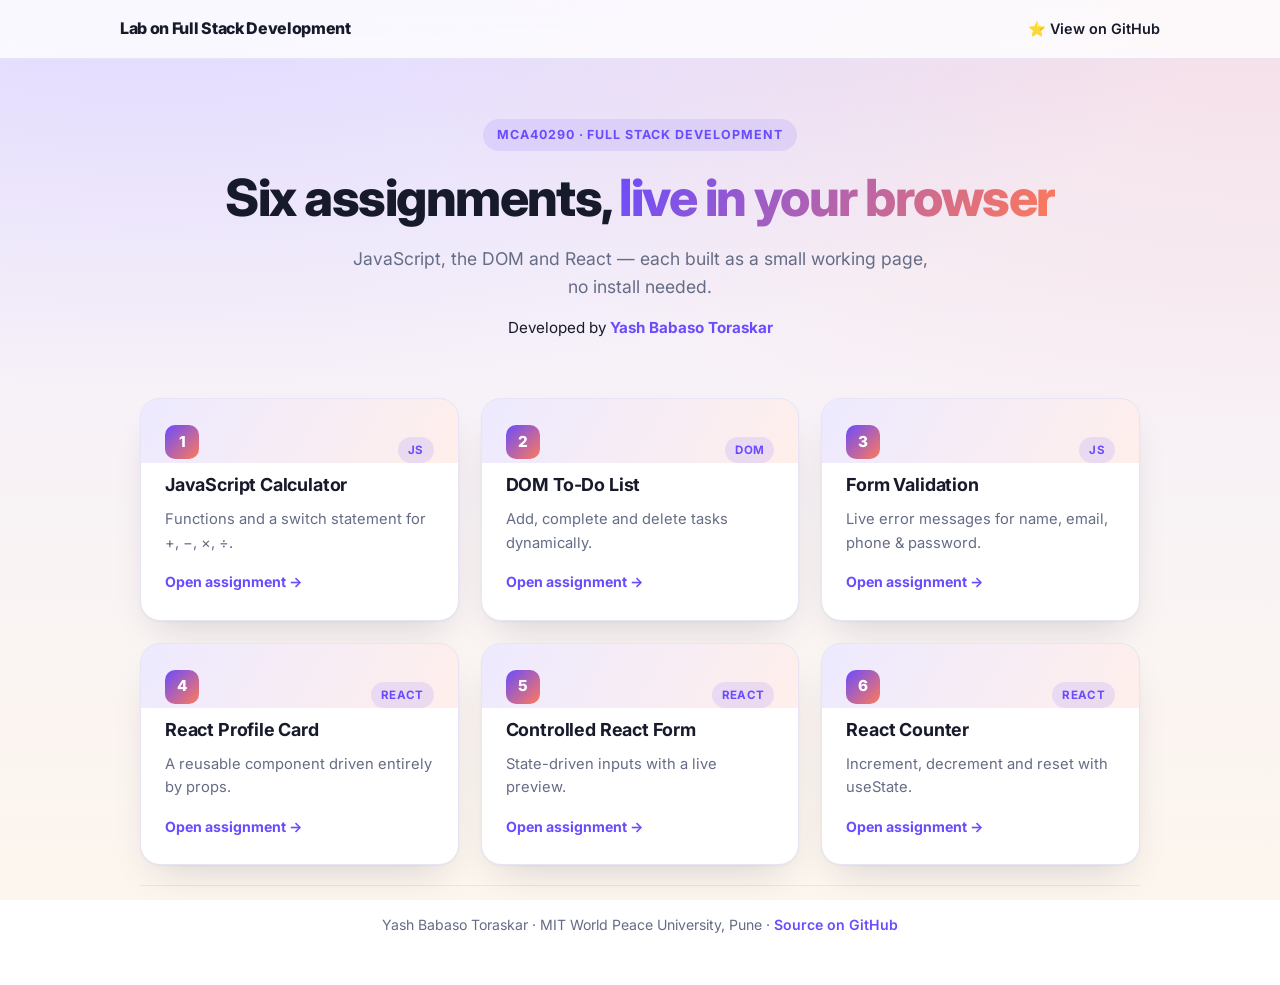
<file: index.html>
<!doctype html>
<html lang="en">
<head>
<meta charset="utf-8">
<meta name="viewport" content="width=device-width,initial-scale=1">
<title>Full Stack Development Lab | MCA40290</title>
<meta name="description" content="Six front-end lab assignments for MCA40290 — JavaScript, the DOM and React.">
<link rel="preconnect" href="https://fonts.googleapis.com">
<link rel="preconnect" href="https://fonts.gstatic.com" crossorigin>
<link href="https://fonts.googleapis.com/css2?family=Inter:wght@400;500;600;700;800&display=swap" rel="stylesheet">
<link rel="stylesheet" href="style.css">
</head>
<body>
  <div class="bar">
    <div class="wrap top">
      <b>Lab on Full Stack Development</b>
      <a class="gh" href="https://github.com/yashrajbtoraskar-web/fsd-assign" target="_blank" rel="noopener">
        ⭐ View on GitHub
      </a>
    </div>
  </div>

  <main>
    <div class="wrap head">
      <span class="eyebrow">MCA40290 · Full Stack Development</span>
      <h1>Six assignments, <span>live in your browser</span></h1>
      <p>JavaScript, the DOM and React — each built as a small working page, no install needed.</p>
      <p class="byline">Developed by <strong>Yash Babaso Toraskar</strong></p>
    </div>

    <div class="wrap">
      <div class="grid">
        <a class="card" href="assignment-1-javascript-calculator/index.html">
          <div class="num">1</div><span class="stack">JS</span>
          <b>JavaScript Calculator</b>
          <span class="desc">Functions and a switch statement for +, −, ×, ÷.</span>
          <span class="go">Open assignment →</span>
        </a>
        <a class="card" href="assignment-2-dom-todo-list/index.html">
          <div class="num">2</div><span class="stack">DOM</span>
          <b>DOM To-Do List</b>
          <span class="desc">Add, complete and delete tasks dynamically.</span>
          <span class="go">Open assignment →</span>
        </a>
        <a class="card" href="assignment-3-form-validation/index.html">
          <div class="num">3</div><span class="stack">JS</span>
          <b>Form Validation</b>
          <span class="desc">Live error messages for name, email, phone & password.</span>
          <span class="go">Open assignment →</span>
        </a>
        <a class="card" href="assignment-4-react-profile-card/index.html">
          <div class="num">4</div><span class="stack">React</span>
          <b>React Profile Card</b>
          <span class="desc">A reusable component driven entirely by props.</span>
          <span class="go">Open assignment →</span>
        </a>
        <a class="card" href="assignment-5-controlled-react-form/index.html">
          <div class="num">5</div><span class="stack">React</span>
          <b>Controlled React Form</b>
          <span class="desc">State-driven inputs with a live preview.</span>
          <span class="go">Open assignment →</span>
        </a>
        <a class="card" href="assignment-6-react-counter/index.html">
          <div class="num">6</div><span class="stack">React</span>
          <b>React Counter</b>
          <span class="desc">Increment, decrement and reset with useState.</span>
          <span class="go">Open assignment →</span>
        </a>
      </div>
    </div>
    <div class="wrap">
      <footer>
        Yash Babaso Toraskar · MIT World Peace University, Pune ·
        <a href="https://github.com/yashrajbtoraskar-web/fsd-assign" target="_blank" rel="noopener">Source on GitHub</a>
      </footer>
    </div>
  </main>
</body>
</html>
</file>
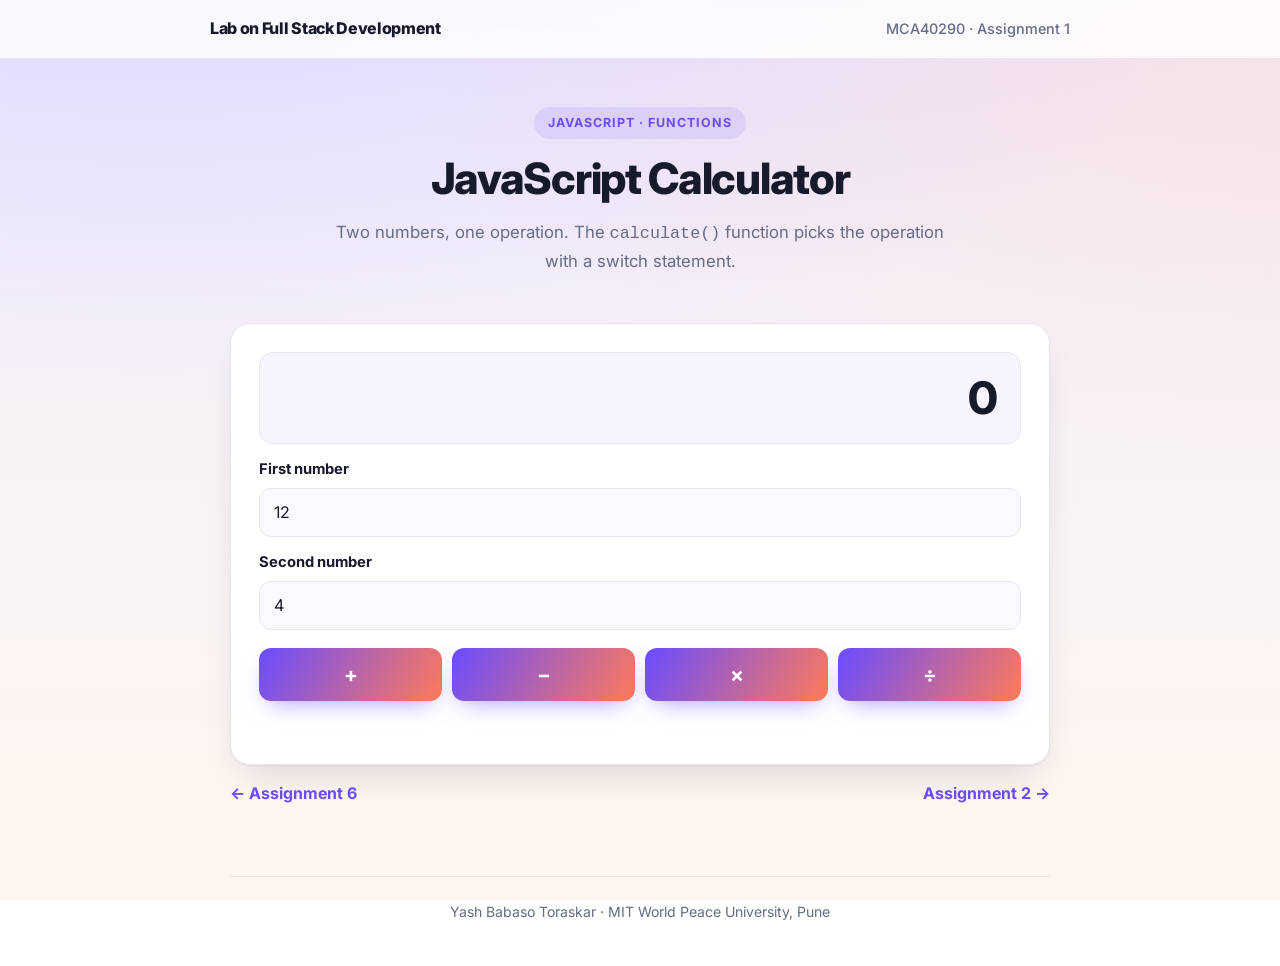
<file: assignment-1-javascript-calculator/index.html>
<!doctype html>
<html lang="en">
<head>
<meta charset="utf-8">
<meta name="viewport" content="width=device-width,initial-scale=1">
<title>JavaScript Calculator | MCA40290</title>
<link rel="preconnect" href="https://fonts.googleapis.com">
<link rel="preconnect" href="https://fonts.gstatic.com" crossorigin>
<link href="https://fonts.googleapis.com/css2?family=Inter:wght@400;500;600;700;800&display=swap" rel="stylesheet">
<link rel="stylesheet" href="style.css">
</head>
<body>
  <div class="bar"><div class="wrap top"><b>Lab on Full Stack Development</b><span class="code">MCA40290 · Assignment 1</span></div></div>
  <main class="wrap">
    <div class="head">
      <span class="eyebrow">JavaScript · Functions</span>
      <h1>JavaScript Calculator</h1>
      <p>Two numbers, one operation. The <code>calculate()</code> function picks the operation with a switch statement.</p>
    </div>
    <div class="panel">
      <div class="display" id="out" aria-live="polite">0</div>
      <label for="a">First number</label><input id="a" type="number" value="12">
      <label for="b">Second number</label><input id="b" type="number" value="4">
      <div class="ops">
        <button data-op="+" aria-label="Add">+</button>
        <button data-op="-" aria-label="Subtract">−</button>
        <button data-op="*" aria-label="Multiply">×</button>
        <button data-op="/" aria-label="Divide">÷</button>
      </div>
      <p class="err" id="e"></p>
    </div>
    <div class="nav"><a href="../assignment-6-react-counter/index.html">← Assignment 6</a><a href="../assignment-2-dom-todo-list/index.html">Assignment 2 →</a></div>
  </main>
  <div class="wrap"><footer>Yash Babaso Toraskar · MIT World Peace University, Pune</footer></div>
  <script src="script.js"></script>
</body>
</html>
</file>
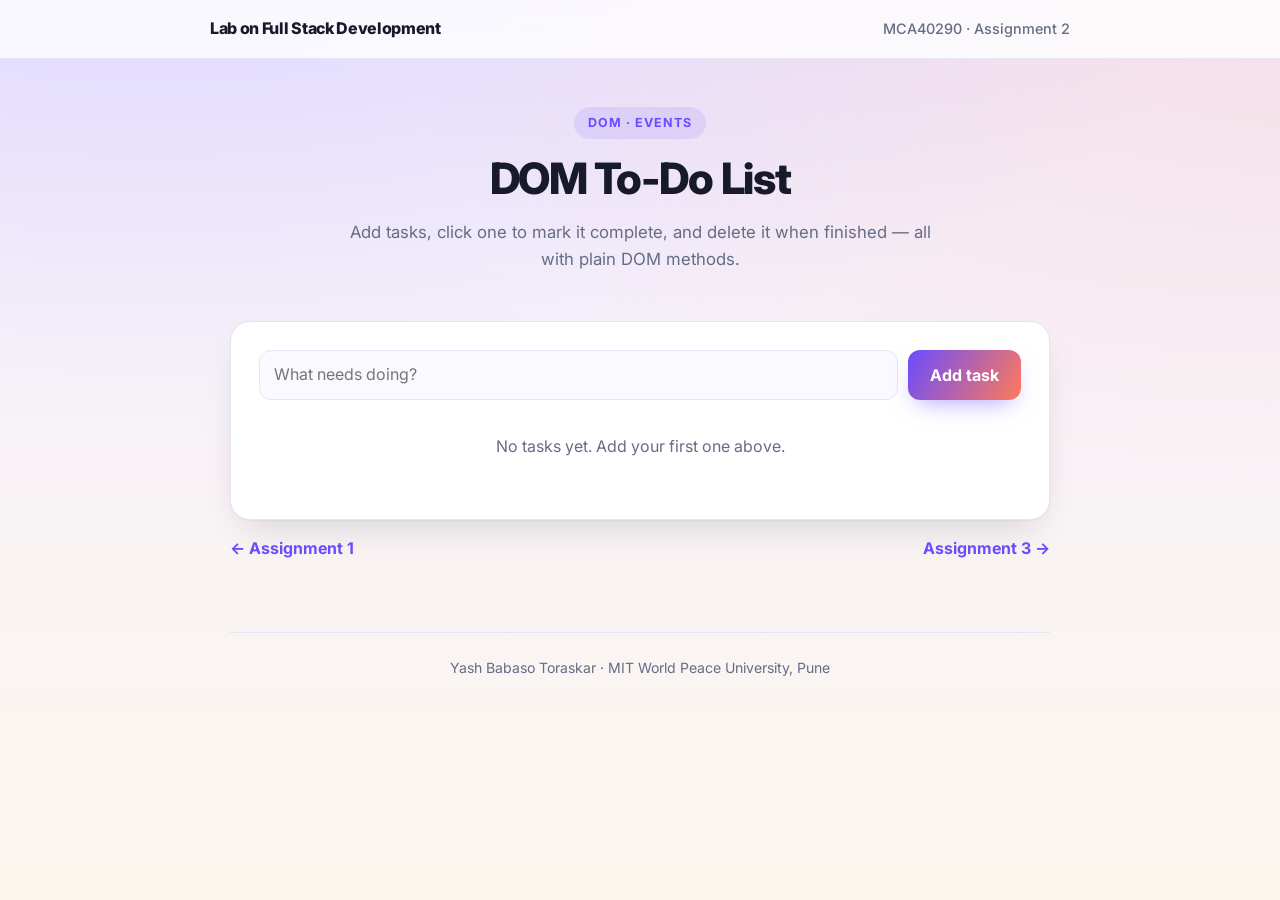
<file: assignment-2-dom-todo-list/index.html>
<!doctype html>
<html lang="en">
<head>
<meta charset="utf-8">
<meta name="viewport" content="width=device-width,initial-scale=1">
<title>DOM To-Do List | MCA40290</title>
<link rel="preconnect" href="https://fonts.googleapis.com">
<link rel="preconnect" href="https://fonts.gstatic.com" crossorigin>
<link href="https://fonts.googleapis.com/css2?family=Inter:wght@400;500;600;700;800&display=swap" rel="stylesheet">
<link rel="stylesheet" href="style.css">
</head>
<body>
  <div class="bar"><div class="wrap top"><b>Lab on Full Stack Development</b><span class="code">MCA40290 · Assignment 2</span></div></div>
  <main class="wrap">
    <div class="head">
      <span class="eyebrow">DOM · Events</span>
      <h1>DOM To-Do List</h1>
      <p>Add tasks, click one to mark it complete, and delete it when finished — all with plain DOM methods.</p>
    </div>
    <div class="panel">
      <form id="f" class="row">
        <input id="t" placeholder="What needs doing?" aria-label="New task" required>
        <button>Add task</button>
      </form>
      <ul class="list" id="l"></ul>
      <p class="empty" id="em">No tasks yet. Add your first one above.</p>
    </div>
    <div class="nav"><a href="../assignment-1-javascript-calculator/index.html">← Assignment 1</a><a href="../assignment-3-form-validation/index.html">Assignment 3 →</a></div>
  </main>
  <div class="wrap"><footer>Yash Babaso Toraskar · MIT World Peace University, Pune</footer></div>
  <script src="script.js"></script>
</body>
</html>
</file>
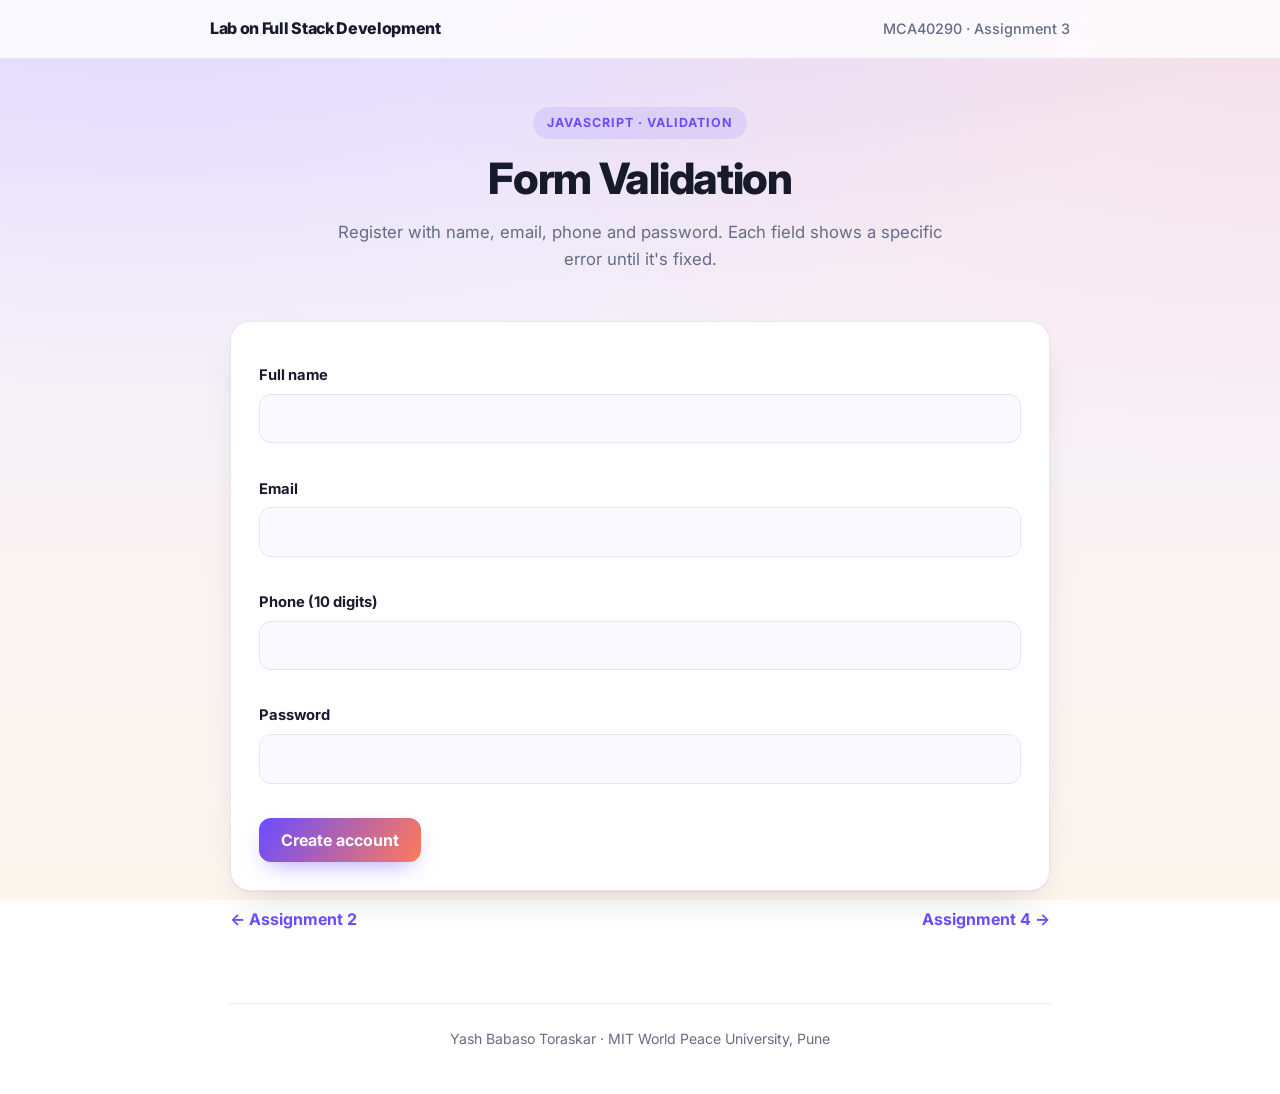
<file: assignment-3-form-validation/index.html>
<!doctype html>
<html lang="en">
<head>
<meta charset="utf-8">
<meta name="viewport" content="width=device-width,initial-scale=1">
<title>Form Validation | MCA40290</title>
<link rel="preconnect" href="https://fonts.googleapis.com">
<link rel="preconnect" href="https://fonts.gstatic.com" crossorigin>
<link href="https://fonts.googleapis.com/css2?family=Inter:wght@400;500;600;700;800&display=swap" rel="stylesheet">
<link rel="stylesheet" href="style.css">
</head>
<body>
  <div class="bar"><div class="wrap top"><b>Lab on Full Stack Development</b><span class="code">MCA40290 · Assignment 3</span></div></div>
  <main class="wrap">
    <div class="head">
      <span class="eyebrow">JavaScript · Validation</span>
      <h1>Form Validation</h1>
      <p>Register with name, email, phone and password. Each field shows a specific error until it's fixed.</p>
    </div>
    <div class="panel">
      <form id="f" novalidate>
        <label for="name">Full name</label><input id="name" autocomplete="name"><p class="err"></p>
        <label for="email">Email</label><input id="email" type="email" autocomplete="email"><p class="err"></p>
        <label for="phone">Phone (10 digits)</label><input id="phone" inputmode="numeric" autocomplete="tel"><p class="err"></p>
        <label for="pw">Password</label><input id="pw" type="password" autocomplete="new-password"><p class="err"></p>
        <button style="margin-top:14px">Create account</button>
      </form>
      <div class="msg" id="ok" hidden>Account created. All fields are valid.</div>
    </div>
    <div class="nav"><a href="../assignment-2-dom-todo-list/index.html">← Assignment 2</a><a href="../assignment-4-react-profile-card/index.html">Assignment 4 →</a></div>
  </main>
  <div class="wrap"><footer>Yash Babaso Toraskar · MIT World Peace University, Pune</footer></div>
  <script src="script.js"></script>
</body>
</html>
</file>
<file: style.css>
:root{
  --ink:#171a2b; --mute:#656c85; --line:#e6e4f5;
  --bg-a:#f3efff; --bg-b:#fdf6ee;
  --card:#ffffff;
  --accent:#6a4cff; --accent-2:#ff7a59;
  --r:20px;
  --shadow:0 1px 2px rgba(23,26,43,.04), 0 18px 40px -16px rgba(23,26,43,.18);
}
@media (prefers-color-scheme:dark){
  :root{
    --ink:#f1f0f9; --mute:#a9adc9; --line:#2a2d45;
    --bg-a:#131420; --bg-b:#191a2c;
    --card:#1c1e32;
    --accent:#9b86ff; --accent-2:#ff9478;
    --shadow:0 1px 2px rgba(0,0,0,.3), 0 18px 40px -16px rgba(0,0,0,.55);
  }
}
*{box-sizing:border-box}
html{scroll-behavior:smooth}
body{
  margin:0;
  color:var(--ink);
  font:16px/1.6 "Inter",system-ui,-apple-system,"Segoe UI",sans-serif;
  background:
    radial-gradient(1100px 500px at 12% -10%, color-mix(in srgb, var(--accent) 16%, transparent), transparent),
    radial-gradient(900px 480px at 100% 0%, color-mix(in srgb, var(--accent-2) 14%, transparent), transparent),
    linear-gradient(180deg, var(--bg-a), var(--bg-b));
  background-attachment:fixed;
  min-height:100vh;
}
h1,h2,h3{font-family:"Inter",sans-serif;letter-spacing:-.03em;line-height:1.1;margin:0 0 .4em;font-weight:800}
.wrap{max-width:1040px;margin:0 auto;padding:0 20px}

.bar{background:color-mix(in srgb, var(--card) 80%, transparent);backdrop-filter:blur(10px);border-bottom:1px solid var(--line);position:sticky;top:0;z-index:5}
.bar .top{display:flex;justify-content:space-between;align-items:center;padding:16px 0;gap:12px;flex-wrap:wrap}
.bar b{font-weight:800;letter-spacing:-.02em}
.bar .code{color:var(--mute);font-size:.9rem;font-weight:500}
.bar a.gh{color:var(--ink);text-decoration:none;font-weight:600;font-size:.9rem;display:flex;align-items:center;gap:6px}
.bar a.gh:hover{color:var(--accent)}

.head{padding:60px 0 20px;text-align:center}
.head .eyebrow{display:inline-block;font-size:.78rem;font-weight:700;letter-spacing:.08em;text-transform:uppercase;color:var(--accent);background:color-mix(in srgb, var(--accent) 12%, transparent);padding:6px 14px;border-radius:99px;margin-bottom:18px}
.head h1{font-size:clamp(2.1rem,5.5vw,3.2rem)}
.head h1 span{background:linear-gradient(120deg,var(--accent),var(--accent-2));-webkit-background-clip:text;background-clip:text;color:transparent}
.head p{max-width:54ch;margin:0 auto;color:var(--mute);font-size:1.1rem}
.head p.byline{margin-top:14px;font-size:.95rem;color:var(--ink)}
.head p.byline strong{color:var(--accent)}

.people{display:flex;justify-content:center;gap:14px;margin:26px 0 6px;flex-wrap:wrap}
.people .chip{display:flex;align-items:center;gap:8px;background:var(--card);border:1px solid var(--line);padding:6px 14px 6px 6px;border-radius:99px;box-shadow:var(--shadow);font-weight:600;font-size:.9rem}
.people .chip img{width:28px;height:28px;border-radius:50%;object-fit:cover}

main.wrap{padding-bottom:60px}

.grid{display:grid;grid-template-columns:repeat(auto-fit,minmax(270px,1fr));gap:22px;margin-top:38px}
.card{
  position:relative;background:var(--card);border:1px solid var(--line);border-radius:var(--r);
  padding:26px 24px;text-decoration:none;color:var(--ink);box-shadow:var(--shadow);
  transition:transform .22s ease, box-shadow .22s ease;overflow:hidden;display:flex;flex-direction:column;gap:8px;
}
.card::before{
  content:"";position:absolute;inset:0 0 auto 0;height:64px;
  background:linear-gradient(120deg, var(--accent), var(--accent-2));opacity:.12;
}
.card:hover{transform:translateY(-5px);box-shadow:0 1px 2px rgba(23,26,43,.05), 0 26px 50px -18px rgba(23,26,43,.26)}
.card .num{position:relative;z-index:1;width:34px;height:34px;border-radius:10px;display:flex;align-items:center;justify-content:center;font-weight:800;color:#fff;background:linear-gradient(135deg,var(--accent),var(--accent-2));font-size:.95rem}
.card .stack{position:relative;z-index:1;align-self:flex-end;margin-top:-30px;font-size:.72rem;font-weight:700;letter-spacing:.03em;text-transform:uppercase;color:var(--accent);background:color-mix(in srgb, var(--accent) 12%, transparent);padding:4px 10px;border-radius:99px}
.card b{position:relative;z-index:1;font-size:1.12rem;font-weight:700;letter-spacing:-.01em}
.card span.desc{position:relative;z-index:1;color:var(--mute);font-size:.92rem}
.card .go{position:relative;z-index:1;margin-top:8px;font-weight:700;font-size:.88rem;color:var(--accent)}

footer{color:var(--mute);font-size:.88rem;padding:28px 0 48px;border-top:1px solid var(--line);margin-top:20px;text-align:center}
footer a{color:var(--accent);text-decoration:none;font-weight:600}
@media(prefers-reduced-motion:reduce){*{transition:none!important;scroll-behavior:auto}}
</file>
<file: assignment-1-javascript-calculator/style.css>
:root{
  --ink:#171a2b; --mute:#656c85; --line:#e6e4f5;
  --bg-a:#f3efff; --bg-b:#fdf6ee;
  --card:#ffffff;
  --accent:#6a4cff; --accent-2:#ff7a59;
  --ok:#1f9d55; --bad:#e23a6e;
  --r:20px;
  --shadow:0 1px 2px rgba(23,26,43,.04), 0 18px 40px -16px rgba(23,26,43,.18);
}
@media (prefers-color-scheme:dark){
  :root{
    --ink:#f1f0f9; --mute:#a9adc9; --line:#2a2d45;
    --bg-a:#131420; --bg-b:#191a2c;
    --card:#1c1e32;
    --accent:#9b86ff; --accent-2:#ff9478;
    --ok:#4cd68a; --bad:#ff6b9a;
    --shadow:0 1px 2px rgba(0,0,0,.3), 0 18px 40px -16px rgba(0,0,0,.55);
  }
}
*{box-sizing:border-box}
html{scroll-behavior:smooth}
body{
  margin:0;color:var(--ink);
  font:16px/1.6 "Inter",system-ui,-apple-system,"Segoe UI",sans-serif;
  background:
    radial-gradient(1100px 500px at 12% -10%, color-mix(in srgb, var(--accent) 16%, transparent), transparent),
    radial-gradient(900px 480px at 100% 0%, color-mix(in srgb, var(--accent-2) 14%, transparent), transparent),
    linear-gradient(180deg, var(--bg-a), var(--bg-b));
  background-attachment:fixed;min-height:100vh;
}
h1,h2,h3{font-family:"Inter",sans-serif;letter-spacing:-.03em;line-height:1.1;margin:0 0 .4em;font-weight:800}
.wrap{max-width:860px;margin:0 auto;padding:0 20px}

.bar{background:color-mix(in srgb, var(--card) 80%, transparent);backdrop-filter:blur(10px);border-bottom:1px solid var(--line);position:sticky;top:0;z-index:5}
.bar .top{display:flex;justify-content:space-between;align-items:center;padding:16px 0;gap:12px;flex-wrap:wrap}
.bar b{font-weight:800;letter-spacing:-.02em}
.bar .code{color:var(--mute);font-size:.9rem;font-weight:500}

.head{padding:48px 0 18px;text-align:center}
.head .eyebrow{display:inline-block;font-size:.78rem;font-weight:700;letter-spacing:.08em;text-transform:uppercase;color:var(--accent);background:color-mix(in srgb, var(--accent) 12%, transparent);padding:6px 14px;border-radius:99px;margin-bottom:16px}
.head h1{font-size:clamp(1.9rem,5vw,2.7rem)}
.head p{max-width:56ch;margin:0 auto;color:var(--mute);font-size:1.05rem}

main.wrap{padding-bottom:50px}

.panel{background:var(--card);border:1px solid var(--line);border-radius:var(--r);padding:28px;margin-top:30px;box-shadow:var(--shadow)}
.panel + .panel{margin-top:20px}
.panel h2{font-size:1.1rem}

label{display:block;font-weight:700;font-size:.92rem;margin:14px 0 6px;color:var(--ink)}
input,select,textarea{width:100%;font:inherit;color:var(--ink);background:color-mix(in srgb, var(--card) 60%, var(--bg-a));border:1.5px solid var(--line);border-radius:12px;padding:11px 14px;transition:border-color .15s}
input:focus,select:focus,textarea:focus{outline:none;border-color:var(--accent);box-shadow:0 0 0 3px color-mix(in srgb, var(--accent) 18%, transparent)}
input.bad{border-color:var(--bad)}
input.good{border-color:var(--ok)}
.err{color:var(--bad);font-size:.85rem;min-height:1.2em;margin:4px 0 0}

button,.btn{font:700 1rem "Inter",sans-serif;background:linear-gradient(120deg,var(--accent),var(--accent-2));color:#fff;border:0;border-radius:12px;padding:12px 22px;cursor:pointer;box-shadow:0 10px 24px -10px color-mix(in srgb, var(--accent) 60%, transparent);transition:transform .15s ease, box-shadow .15s ease}
button:hover{transform:translateY(-1px)}
button:active{transform:translateY(0)}
button.ghost{background:transparent;color:var(--ink);border:1.5px solid var(--line);box-shadow:none}
button.ghost:hover{border-color:var(--accent);color:var(--accent)}
.row{display:flex;gap:10px;flex-wrap:wrap}
.row>input{flex:1;min-width:180px}

.ops{display:grid;grid-template-columns:repeat(4,1fr);gap:10px;margin:18px 0}
.ops button{font-size:1.3rem;padding:14px}
.display{font:800 clamp(2rem,7vw,2.8rem) "Inter",sans-serif;background:color-mix(in srgb, var(--bg-a) 70%, var(--card));border-radius:14px;padding:18px 22px;text-align:right;overflow-x:auto;min-height:1.3em;border:1px solid var(--line)}

ul.list{list-style:none;padding:0;margin:18px 0 0}
.list li{display:flex;align-items:center;gap:12px;padding:13px 6px;border-bottom:1px solid var(--line)}
.list li span{flex:1;cursor:pointer}
.list li.done span{text-decoration:line-through;color:var(--mute)}
.list li button{padding:7px 14px;font-size:.84rem}
.empty{color:var(--mute);padding:16px 0;text-align:center}

.counter{text-align:center}
.counter .n{font:800 clamp(4rem,16vw,6.5rem) "Inter",sans-serif;line-height:1}
.counter .row{justify-content:center;margin-top:20px}

dl.pre{background:color-mix(in srgb, var(--bg-a) 70%, var(--card));border-radius:14px;padding:16px 18px;margin-top:8px;border:1px solid var(--line)}
dl.pre dt{color:var(--mute);font-size:.84rem}
dl.pre dd{margin:0 0 10px;font-weight:700}

.msg{padding:13px 16px;border-radius:12px;background:color-mix(in srgb, var(--ok) 14%, var(--card));border-left:4px solid var(--ok);margin-top:16px;font-weight:600}

.nav{display:flex;justify-content:space-between;gap:12px;padding:16px 0 10px;font-weight:700}
.nav a{color:var(--accent);text-decoration:none}
.nav a:hover{text-decoration:underline}
footer{color:var(--mute);font-size:.88rem;padding:24px 0 44px;border-top:1px solid var(--line);margin-top:10px;text-align:center}
footer a{color:var(--accent);text-decoration:none;font-weight:600}
@media(prefers-reduced-motion:reduce){*{transition:none!important;scroll-behavior:auto}}
</file>
<file: assignment-2-dom-todo-list/style.css>
:root{
  --ink:#171a2b; --mute:#656c85; --line:#e6e4f5;
  --bg-a:#f3efff; --bg-b:#fdf6ee;
  --card:#ffffff;
  --accent:#6a4cff; --accent-2:#ff7a59;
  --ok:#1f9d55; --bad:#e23a6e;
  --r:20px;
  --shadow:0 1px 2px rgba(23,26,43,.04), 0 18px 40px -16px rgba(23,26,43,.18);
}
@media (prefers-color-scheme:dark){
  :root{
    --ink:#f1f0f9; --mute:#a9adc9; --line:#2a2d45;
    --bg-a:#131420; --bg-b:#191a2c;
    --card:#1c1e32;
    --accent:#9b86ff; --accent-2:#ff9478;
    --ok:#4cd68a; --bad:#ff6b9a;
    --shadow:0 1px 2px rgba(0,0,0,.3), 0 18px 40px -16px rgba(0,0,0,.55);
  }
}
*{box-sizing:border-box}
html{scroll-behavior:smooth}
body{
  margin:0;color:var(--ink);
  font:16px/1.6 "Inter",system-ui,-apple-system,"Segoe UI",sans-serif;
  background:
    radial-gradient(1100px 500px at 12% -10%, color-mix(in srgb, var(--accent) 16%, transparent), transparent),
    radial-gradient(900px 480px at 100% 0%, color-mix(in srgb, var(--accent-2) 14%, transparent), transparent),
    linear-gradient(180deg, var(--bg-a), var(--bg-b));
  background-attachment:fixed;min-height:100vh;
}
h1,h2,h3{font-family:"Inter",sans-serif;letter-spacing:-.03em;line-height:1.1;margin:0 0 .4em;font-weight:800}
.wrap{max-width:860px;margin:0 auto;padding:0 20px}

.bar{background:color-mix(in srgb, var(--card) 80%, transparent);backdrop-filter:blur(10px);border-bottom:1px solid var(--line);position:sticky;top:0;z-index:5}
.bar .top{display:flex;justify-content:space-between;align-items:center;padding:16px 0;gap:12px;flex-wrap:wrap}
.bar b{font-weight:800;letter-spacing:-.02em}
.bar .code{color:var(--mute);font-size:.9rem;font-weight:500}

.head{padding:48px 0 18px;text-align:center}
.head .eyebrow{display:inline-block;font-size:.78rem;font-weight:700;letter-spacing:.08em;text-transform:uppercase;color:var(--accent);background:color-mix(in srgb, var(--accent) 12%, transparent);padding:6px 14px;border-radius:99px;margin-bottom:16px}
.head h1{font-size:clamp(1.9rem,5vw,2.7rem)}
.head p{max-width:56ch;margin:0 auto;color:var(--mute);font-size:1.05rem}

main.wrap{padding-bottom:50px}

.panel{background:var(--card);border:1px solid var(--line);border-radius:var(--r);padding:28px;margin-top:30px;box-shadow:var(--shadow)}
.panel + .panel{margin-top:20px}
.panel h2{font-size:1.1rem}

label{display:block;font-weight:700;font-size:.92rem;margin:14px 0 6px;color:var(--ink)}
input,select,textarea{width:100%;font:inherit;color:var(--ink);background:color-mix(in srgb, var(--card) 60%, var(--bg-a));border:1.5px solid var(--line);border-radius:12px;padding:11px 14px;transition:border-color .15s}
input:focus,select:focus,textarea:focus{outline:none;border-color:var(--accent);box-shadow:0 0 0 3px color-mix(in srgb, var(--accent) 18%, transparent)}
input.bad{border-color:var(--bad)}
input.good{border-color:var(--ok)}
.err{color:var(--bad);font-size:.85rem;min-height:1.2em;margin:4px 0 0}

button,.btn{font:700 1rem "Inter",sans-serif;background:linear-gradient(120deg,var(--accent),var(--accent-2));color:#fff;border:0;border-radius:12px;padding:12px 22px;cursor:pointer;box-shadow:0 10px 24px -10px color-mix(in srgb, var(--accent) 60%, transparent);transition:transform .15s ease, box-shadow .15s ease}
button:hover{transform:translateY(-1px)}
button:active{transform:translateY(0)}
button.ghost{background:transparent;color:var(--ink);border:1.5px solid var(--line);box-shadow:none}
button.ghost:hover{border-color:var(--accent);color:var(--accent)}
.row{display:flex;gap:10px;flex-wrap:wrap}
.row>input{flex:1;min-width:180px}

.ops{display:grid;grid-template-columns:repeat(4,1fr);gap:10px;margin:18px 0}
.ops button{font-size:1.3rem;padding:14px}
.display{font:800 clamp(2rem,7vw,2.8rem) "Inter",sans-serif;background:color-mix(in srgb, var(--bg-a) 70%, var(--card));border-radius:14px;padding:18px 22px;text-align:right;overflow-x:auto;min-height:1.3em;border:1px solid var(--line)}

ul.list{list-style:none;padding:0;margin:18px 0 0}
.list li{display:flex;align-items:center;gap:12px;padding:13px 6px;border-bottom:1px solid var(--line)}
.list li span{flex:1;cursor:pointer}
.list li.done span{text-decoration:line-through;color:var(--mute)}
.list li button{padding:7px 14px;font-size:.84rem}
.empty{color:var(--mute);padding:16px 0;text-align:center}

.counter{text-align:center}
.counter .n{font:800 clamp(4rem,16vw,6.5rem) "Inter",sans-serif;line-height:1}
.counter .row{justify-content:center;margin-top:20px}

dl.pre{background:color-mix(in srgb, var(--bg-a) 70%, var(--card));border-radius:14px;padding:16px 18px;margin-top:8px;border:1px solid var(--line)}
dl.pre dt{color:var(--mute);font-size:.84rem}
dl.pre dd{margin:0 0 10px;font-weight:700}

.msg{padding:13px 16px;border-radius:12px;background:color-mix(in srgb, var(--ok) 14%, var(--card));border-left:4px solid var(--ok);margin-top:16px;font-weight:600}

.nav{display:flex;justify-content:space-between;gap:12px;padding:16px 0 10px;font-weight:700}
.nav a{color:var(--accent);text-decoration:none}
.nav a:hover{text-decoration:underline}
footer{color:var(--mute);font-size:.88rem;padding:24px 0 44px;border-top:1px solid var(--line);margin-top:10px;text-align:center}
footer a{color:var(--accent);text-decoration:none;font-weight:600}
@media(prefers-reduced-motion:reduce){*{transition:none!important;scroll-behavior:auto}}
</file>
<file: assignment-3-form-validation/style.css>
:root{
  --ink:#171a2b; --mute:#656c85; --line:#e6e4f5;
  --bg-a:#f3efff; --bg-b:#fdf6ee;
  --card:#ffffff;
  --accent:#6a4cff; --accent-2:#ff7a59;
  --ok:#1f9d55; --bad:#e23a6e;
  --r:20px;
  --shadow:0 1px 2px rgba(23,26,43,.04), 0 18px 40px -16px rgba(23,26,43,.18);
}
@media (prefers-color-scheme:dark){
  :root{
    --ink:#f1f0f9; --mute:#a9adc9; --line:#2a2d45;
    --bg-a:#131420; --bg-b:#191a2c;
    --card:#1c1e32;
    --accent:#9b86ff; --accent-2:#ff9478;
    --ok:#4cd68a; --bad:#ff6b9a;
    --shadow:0 1px 2px rgba(0,0,0,.3), 0 18px 40px -16px rgba(0,0,0,.55);
  }
}
*{box-sizing:border-box}
html{scroll-behavior:smooth}
body{
  margin:0;color:var(--ink);
  font:16px/1.6 "Inter",system-ui,-apple-system,"Segoe UI",sans-serif;
  background:
    radial-gradient(1100px 500px at 12% -10%, color-mix(in srgb, var(--accent) 16%, transparent), transparent),
    radial-gradient(900px 480px at 100% 0%, color-mix(in srgb, var(--accent-2) 14%, transparent), transparent),
    linear-gradient(180deg, var(--bg-a), var(--bg-b));
  background-attachment:fixed;min-height:100vh;
}
h1,h2,h3{font-family:"Inter",sans-serif;letter-spacing:-.03em;line-height:1.1;margin:0 0 .4em;font-weight:800}
.wrap{max-width:860px;margin:0 auto;padding:0 20px}

.bar{background:color-mix(in srgb, var(--card) 80%, transparent);backdrop-filter:blur(10px);border-bottom:1px solid var(--line);position:sticky;top:0;z-index:5}
.bar .top{display:flex;justify-content:space-between;align-items:center;padding:16px 0;gap:12px;flex-wrap:wrap}
.bar b{font-weight:800;letter-spacing:-.02em}
.bar .code{color:var(--mute);font-size:.9rem;font-weight:500}

.head{padding:48px 0 18px;text-align:center}
.head .eyebrow{display:inline-block;font-size:.78rem;font-weight:700;letter-spacing:.08em;text-transform:uppercase;color:var(--accent);background:color-mix(in srgb, var(--accent) 12%, transparent);padding:6px 14px;border-radius:99px;margin-bottom:16px}
.head h1{font-size:clamp(1.9rem,5vw,2.7rem)}
.head p{max-width:56ch;margin:0 auto;color:var(--mute);font-size:1.05rem}

main.wrap{padding-bottom:50px}

.panel{background:var(--card);border:1px solid var(--line);border-radius:var(--r);padding:28px;margin-top:30px;box-shadow:var(--shadow)}
.panel + .panel{margin-top:20px}
.panel h2{font-size:1.1rem}

label{display:block;font-weight:700;font-size:.92rem;margin:14px 0 6px;color:var(--ink)}
input,select,textarea{width:100%;font:inherit;color:var(--ink);background:color-mix(in srgb, var(--card) 60%, var(--bg-a));border:1.5px solid var(--line);border-radius:12px;padding:11px 14px;transition:border-color .15s}
input:focus,select:focus,textarea:focus{outline:none;border-color:var(--accent);box-shadow:0 0 0 3px color-mix(in srgb, var(--accent) 18%, transparent)}
input.bad{border-color:var(--bad)}
input.good{border-color:var(--ok)}
.err{color:var(--bad);font-size:.85rem;min-height:1.2em;margin:4px 0 0}

button,.btn{font:700 1rem "Inter",sans-serif;background:linear-gradient(120deg,var(--accent),var(--accent-2));color:#fff;border:0;border-radius:12px;padding:12px 22px;cursor:pointer;box-shadow:0 10px 24px -10px color-mix(in srgb, var(--accent) 60%, transparent);transition:transform .15s ease, box-shadow .15s ease}
button:hover{transform:translateY(-1px)}
button:active{transform:translateY(0)}
button.ghost{background:transparent;color:var(--ink);border:1.5px solid var(--line);box-shadow:none}
button.ghost:hover{border-color:var(--accent);color:var(--accent)}
.row{display:flex;gap:10px;flex-wrap:wrap}
.row>input{flex:1;min-width:180px}

.ops{display:grid;grid-template-columns:repeat(4,1fr);gap:10px;margin:18px 0}
.ops button{font-size:1.3rem;padding:14px}
.display{font:800 clamp(2rem,7vw,2.8rem) "Inter",sans-serif;background:color-mix(in srgb, var(--bg-a) 70%, var(--card));border-radius:14px;padding:18px 22px;text-align:right;overflow-x:auto;min-height:1.3em;border:1px solid var(--line)}

ul.list{list-style:none;padding:0;margin:18px 0 0}
.list li{display:flex;align-items:center;gap:12px;padding:13px 6px;border-bottom:1px solid var(--line)}
.list li span{flex:1;cursor:pointer}
.list li.done span{text-decoration:line-through;color:var(--mute)}
.list li button{padding:7px 14px;font-size:.84rem}
.empty{color:var(--mute);padding:16px 0;text-align:center}

.counter{text-align:center}
.counter .n{font:800 clamp(4rem,16vw,6.5rem) "Inter",sans-serif;line-height:1}
.counter .row{justify-content:center;margin-top:20px}

dl.pre{background:color-mix(in srgb, var(--bg-a) 70%, var(--card));border-radius:14px;padding:16px 18px;margin-top:8px;border:1px solid var(--line)}
dl.pre dt{color:var(--mute);font-size:.84rem}
dl.pre dd{margin:0 0 10px;font-weight:700}

.msg{padding:13px 16px;border-radius:12px;background:color-mix(in srgb, var(--ok) 14%, var(--card));border-left:4px solid var(--ok);margin-top:16px;font-weight:600}

.nav{display:flex;justify-content:space-between;gap:12px;padding:16px 0 10px;font-weight:700}
.nav a{color:var(--accent);text-decoration:none}
.nav a:hover{text-decoration:underline}
footer{color:var(--mute);font-size:.88rem;padding:24px 0 44px;border-top:1px solid var(--line);margin-top:10px;text-align:center}
footer a{color:var(--accent);text-decoration:none;font-weight:600}
@media(prefers-reduced-motion:reduce){*{transition:none!important;scroll-behavior:auto}}
</file>
